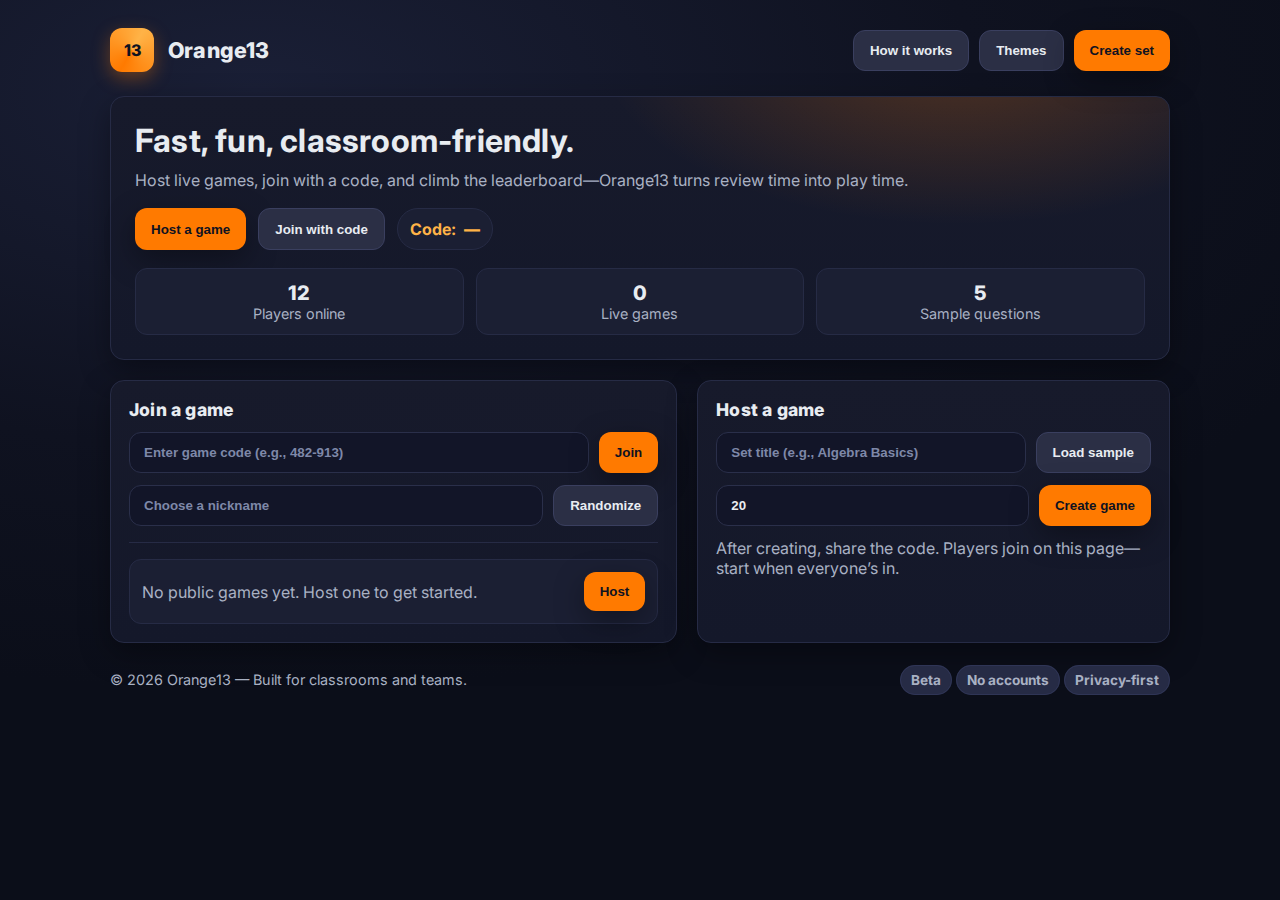
<file: index.html>
<!DOCTYPE html>
<html lang="en">
<head>
  <meta charset="UTF-8" />
  <meta name="viewport" content="width=device-width, initial-scale=1" />
  <title>Orange13 — Play, Host, Learn</title>
  <meta name="description" content="Orange13 is a fast, fun, classroom-friendly quiz game. Host live games, join with a code, and climb the leaderboard." />
  <link rel="preconnect" href="https://fonts.googleapis.com">
  <link rel="preconnect" href="https://fonts.gstatic.com" crossorigin>
  <link
    href="https://fonts.googleapis.com/css2?family=Inter:wght@400;600;700&display=swap"
    rel="stylesheet"
  />
  <style>
    :root {
      --bg: #0f1220;
      --panel: #171a2b;
      --accent: #ff7a00;
      --accent-2: #ffb347;
      --text: #e8ecf1;
      --muted: #a9b1c3;
      --success: #2ecc71;
      --danger: #ff4d4f;
      --warning: #f1c40f;
      --shadow: 0 10px 30px rgba(0,0,0,0.35);
      --radius: 14px;
    }

    * { box-sizing: border-box; }
    html, body {
      height: 100%;
      margin: 0;
      background: radial-gradient(1200px 600px at 20% 10%, #1a1f36 0%, #0f1220 60%, #0b0e19 100%);
      color: var(--text);
      font-family: Inter, system-ui, -apple-system, Segoe UI, Roboto, Helvetica, Arial, "Apple Color Emoji", "Segoe UI Emoji";
    }

    a { color: var(--accent); text-decoration: none; }
    a:hover { text-decoration: underline; }

    .wrap {
      max-width: 1100px;
      margin: 0 auto;
      padding: 28px 20px 80px;
    }

    header {
      display: flex;
      align-items: center;
      justify-content: space-between;
      gap: 16px;
      margin-bottom: 24px;
    }

    .brand {
      display: flex;
      align-items: center;
      gap: 14px;
    }

    .logo {
      width: 44px;
      height: 44px;
      border-radius: 12px;
      background: conic-gradient(from 210deg, #ff7a00, #ffb347, #ff7a00);
      box-shadow: 0 6px 18px rgba(255, 122, 0, 0.35);
      position: relative;
      overflow: hidden;
    }
    .logo::after {
      content: "13";
      position: absolute;
      inset: 0;
      display: grid;
      place-items: center;
      font-weight: 800;
      color: #0f1220;
      text-shadow: none;
    }

    .title {
      font-weight: 800;
      letter-spacing: 0.2px;
      font-size: 1.35rem;
    }

    .nav {
      display: flex;
      gap: 10px;
    }

    .btn {
      appearance: none;
      border: none;
      outline: none;
      cursor: pointer;
      padding: 12px 16px;
      border-radius: 12px;
      font-weight: 700;
      color: #0f1220;
      background: var(--accent);
      box-shadow: var(--shadow);
      transition: transform 0.08s ease, filter 0.2s ease, background 0.2s ease;
    }
    .btn:hover { filter: brightness(1.05); }
    .btn:active { transform: translateY(1px) scale(0.99); }

    .btn.secondary {
      background: #2b2f45;
      color: var(--text);
      box-shadow: none;
      border: 1px solid #3a3f5f;
    }

    .grid {
      display: grid;
      grid-template-columns: 1.2fr 1fr;
      gap: 20px;
    }

    .panel {
      background: linear-gradient(180deg, #171a2b 0%, #14182a 100%);
      border: 1px solid #262b45;
      border-radius: var(--radius);
      box-shadow: var(--shadow);
      padding: 18px;
    }

    .hero {
      padding: 24px;
      border-radius: var(--radius);
      background:
        radial-gradient(600px 300px at 80% -20%, rgba(255, 122, 0, 0.25) 0%, transparent 60%),
        linear-gradient(180deg, #171a2b 0%, #14182a 100%);
      border: 1px solid #262b45;
      box-shadow: var(--shadow);
      margin-bottom: 20px;
    }

    .hero h1 {
      margin: 0 0 10px;
      font-size: 2rem;
      letter-spacing: 0.2px;
    }

    .hero p {
      margin: 0 0 18px;
      color: var(--muted);
    }

    .hero-actions {
      display: flex;
      gap: 12px;
      flex-wrap: wrap;
    }

    .statbar {
      display: grid;
      grid-template-columns: repeat(3, 1fr);
      gap: 12px;
      margin-top: 18px;
    }

    .stat {
      background: #1b1f33;
      border: 1px solid #262b45;
      border-radius: 12px;
      padding: 12px;
      text-align: center;
    }
    .stat .big { font-size: 1.25rem; font-weight: 800; }
    .stat .label { color: var(--muted); font-size: 0.9rem; }

    .section-title {
      font-weight: 800;
      margin: 0 0 12px;
      font-size: 1.1rem;
      letter-spacing: 0.2px;
    }

    .form-row {
      display: grid;
      grid-template-columns: 1fr auto;
      gap: 10px;
      margin-bottom: 12px;
    }

    input[type="text"], input[type="number"] {
      width: 100%;
      padding: 12px 14px;
      border-radius: 12px;
      border: 1px solid #2a2f4a;
      background: #121528;
      color: var(--text);
      font-weight: 600;
      outline: none;
      transition: border 0.2s ease, box-shadow 0.2s ease;
    }
    input::placeholder { color: #7e88a8; }
    input:focus {
      border-color: #3a4064;
      box-shadow: 0 0 0 3px rgba(255, 122, 0, 0.15);
    }

    .code-pill {
      display: inline-flex;
      align-items: center;
      gap: 8px;
      padding: 10px 12px;
      border-radius: 999px;
      background: #1b1f33;
      border: 1px solid #262b45;
      font-weight: 700;
      color: var(--accent-2);
      user-select: none;
    }

    .divider {
      height: 1px;
      background: #262b45;
      margin: 16px 0;
    }

    .list {
      display: grid;
      gap: 10px;
    }

    .list-item {
      display: flex;
      align-items: center;
      justify-content: space-between;
      gap: 12px;
      padding: 12px;
      border-radius: 12px;
      background: #1b1f33;
      border: 1px solid #262b45;
    }

    .badge {
      padding: 6px 10px;
      border-radius: 999px;
      font-size: 0.8rem;
      font-weight: 700;
      background: #262b45;
      color: var(--muted);
      border: 1px solid #2f3556;
    }

    .footer {
      margin-top: 28px;
      color: var(--muted);
      font-size: 0.9rem;
      display: flex;
      align-items: center;
      justify-content: space-between;
      gap: 12px;
    }

    /* Game modal */
    .modal {
      position: fixed;
      inset: 0;
      display: none;
      place-items: center;
      background: rgba(10, 12, 22, 0.65);
      backdrop-filter: blur(4px);
      z-index: 50;
    }
    .modal.open { display: grid; }

    .modal-card {
      width: min(720px, 92vw);
      background: #14182a;
      border: 1px solid #262b45;
      border-radius: 16px;
      box-shadow: var(--shadow);
      overflow: hidden;
    }

    .modal-header {
      display: flex;
      align-items: center;
      justify-content: space-between;
      gap: 12px;
      padding: 14px 16px;
      background: #171a2b;
      border-bottom: 1px solid #262b45;
    }

    .modal-body {
      padding: 16px;
    }

    .close {
      background: transparent;
      color: var(--muted);
      border: 1px solid #2a2f4a;
      padding: 8px 10px;
      border-radius: 10px;
      cursor: pointer;
    }
    .close:hover { color: var(--text); }

    .question {
      background: #1b1f33;
      border: 1px solid #262b45;
      border-radius: 12px;
      padding: 14px;
      margin-bottom: 12px;
    }
    .answers {
      display: grid;
      grid-template-columns: 1fr 1fr;
      gap: 10px;
    }
    .answer {
      background: #121528;
      border: 1px solid #2a2f4a;
      border-radius: 12px;
      padding: 12px;
      cursor: pointer;
      transition: transform 0.08s ease, border 0.2s ease, background 0.2s ease;
    }
    .answer:hover { transform: translateY(-1px); border-color: #3a4064; }
    .answer.correct { border-color: var(--success); background: #143022; }
    .answer.wrong { border-color: var(--danger); background: #2a1416; }

    .leaderboard {
      display: grid;
      gap: 8px;
      margin-top: 12px;
    }
    .lb-row {
      display: grid;
      grid-template-columns: 40px 1fr 80px;
      gap: 10px;
      align-items: center;
      padding: 10px;
      border-radius: 10px;
      background: #1b1f33;
      border: 1px solid #262b45;
    }
    .lb-row.me { border-color: var(--accent); }

    .pill {
      padding: 6px 10px;
      border-radius: 999px;
      background: #262b45;
      color: var(--muted);
      font-weight: 700;
      font-size: 0.85rem;
      border: 1px solid #2f3556;
    }

    @media (max-width: 900px) {
      .grid { grid-template-columns: 1fr; }
      .statbar { grid-template-columns: 1fr 1fr; }
    }
    @media (max-width: 560px) {
      .answers { grid-template-columns: 1fr; }
      .statbar { grid-template-columns: 1fr; }
    }
  </style>
</head>
<body>
  <div class="wrap">
    <header>
      <div class="brand">
        <div class="logo" aria-hidden="true"></div>
        <div class="title">Orange13</div>
      </div>
      <nav class="nav">
        <button class="btn secondary" id="howItWorksBtn">How it works</button>
        <button class="btn secondary" id="themesBtn">Themes</button>
        <button class="btn" id="createSetBtn">Create set</button>
      </nav>
    </header>

    <section class="hero">
      <h1>Fast, fun, classroom-friendly.</h1>
      <p>Host live games, join with a code, and climb the leaderboard—Orange13 turns review time into play time.</p>
      <div class="hero-actions">
        <button class="btn" id="hostGameBtn">Host a game</button>
        <button class="btn secondary" id="joinGameBtn">Join with code</button>
        <span class="code-pill" id="liveCodePill" title="Game code">
          <span>Code:</span>
          <strong id="liveCode">—</strong>
        </span>
      </div>
      <div class="statbar">
        <div class="stat">
          <div class="big" id="statPlayers">0</div>
          <div class="label">Players online</div>
        </div>
        <div class="stat">
          <div class="big" id="statGames">0</div>
          <div class="label">Live games</div>
        </div>
        <div class="stat">
          <div class="big" id="statQuestions">24</div>
          <div class="label">Sample questions</div>
        </div>
      </div>
    </section>

    <div class="grid">
      <div class="panel">
        <h3 class="section-title">Join a game</h3>
        <div class="form-row">
          <input type="text" id="joinCodeInput" placeholder="Enter game code (e.g., 482-913)" />
          <button class="btn" id="joinBtn">Join</button>
        </div>
        <div class="form-row">
          <input type="text" id="nicknameInput" placeholder="Choose a nickname" />
          <button class="btn secondary" id="randomNickBtn">Randomize</button>
        </div>
        <div class="divider"></div>
        <div class="list" id="publicGamesList">
          <!-- Populated by JS -->
        </div>
      </div>

      <div class="panel">
        <h3 class="section-title">Host a game</h3>
        <div class="form-row">
          <input type="text" id="setTitleInput" placeholder="Set title (e.g., Algebra Basics)" />
          <button class="btn secondary" id="loadSampleBtn">Load sample</button>
        </div>
        <div class="form-row">
          <input type="number" id="questionTimeInput" placeholder="Time per question (seconds)" min="5" max="120" value="20" />
          <button class="btn" id="createGameBtn">Create game</button>
        </div>
        <p style="color: var(--muted); margin: 8px 0 0;">
          After creating, share the code. Players join on this page—start when everyone’s in.
        </p>
      </div>
    </div>

    <div class="footer">
      <div>© <span id="year"></span> Orange13 — Built for classrooms and teams.</div>
      <div>
        <span class="pill">Beta</span>
        <span class="pill">No accounts</span>
        <span class="pill">Privacy-first</span>
      </div>
    </div>
  </div>

  <!-- Game modal -->
  <div class="modal" id="gameModal" aria-hidden="true">
    <div class="modal-card" role="dialog" aria-modal="true" aria-labelledby="gameTitle">
      <div class="modal-header">
        <div class="brand">
          <div class="logo" aria-hidden="true"></div>
          <div class="title" id="gameTitle">Orange13 Live Game</div>
        </div>
        <button class="close" id="closeGameBtn">Exit</button>
      </div>
      <div class="modal-body">
        <div id="preGameView">
          <div class="list-item">
            <div>
              <div class="badge">Game code</div>
              <div style="font-weight: 800; font-size: 1.2rem;" id="modalGameCode">—</div>
            </div>
            <button class="btn" id="startGameBtn">Start game</button>
          </div>
          <div class="divider"></div>
          <h4 style="margin: 0 0 10px;">Lobby</h4>
          <div class="list" id="lobbyList"></div>
        </div>

        <div id="liveGameView" style="display:none;">
          <div class="question">
            <div style="display:flex; align-items:center; justify-content:space-between;">
              <div>
                <div class="badge">Question</div>
                <div style="font-weight:800; font-size:1.1rem;" id="qText">—</div>
              </div>
              <div class="pill" id="timerPill">20s</div>
            </div>
          </div>
          <div class="answers" id="answersGrid"></div>
          <div class="divider"></div>
          <h4 style="margin: 0 0 10px;">Leaderboard</h4>
          <div class="leaderboard" id="leaderboard"></div>
        </div>

        <div id="postGameView" style="display:none;">
          <h3 style="margin: 0 0 8px;">Game over</h3>
          <p style="color: var(--muted); margin: 0 0 12px;">Nice run. Here are the final standings.</p>
          <div class="leaderboard" id="finalBoard"></div>
          <div style="display:flex; gap:10px; margin-top:12px;">
            <button class="btn" id="playAgainBtn">Play again</button>
            <button class="btn secondary" id="closeSummaryBtn">Close</button>
          </div>
        </div>
      </div>
    </div>
  </div>

  <script>
    // --- Basic state (client-side demo; replace with real backend later) ---
    const state = {
      playersOnline: 0,
      liveGames: [],
      myNickname: "",
      myGameCode: null,
      currentSet: [],
      hostMode: false,
      lobby: [],
      scores: {},
      currentQIndex: 0,
      timePerQuestion: 20,
      timer: null,
      meId: null,
    };

    const sampleSet = [
      {
        q: "Which property is true for all parallelograms?",
        a: ["Opposite sides are parallel", "All angles are right angles", "All sides are equal", "Diagonals are perpendicular"],
        correct: 0
      },
      {
        q: "Solve: \\(2x + 6 = 18\\). What is \\(x\\)?",
        a: ["6", "5", "4", "3"],
        correct: 0
      },
      {
        q: "The capital of South Carolina is…",
        a: ["Greenville", "Columbia", "Charleston", "Spartanburg"],
        correct: 1
      },
      {
        q: "Which is a prime number?",
        a: ["21", "27", "29", "33"],
        correct: 2
      },
      {
        q: "In computing, HTTP stands for…",
        a: ["HyperText Transfer Protocol", "High Transfer Text Protocol", "Hyperlink Transport Protocol", "Host Transfer Type Protocol"],
        correct: 0
      }
    ];

    // --- Utilities ---
    const $ = (sel) => document.querySelector(sel);
    const $$ = (sel) => Array.from(document.querySelectorAll(sel));

    const randomCode = () =>
      `${Math.floor(100 + Math.random()*900)}-${Math.floor(100 + Math.random()*900)}`;

    const randomNick = () => {
      const adj = ["Swift", "Bright", "Clever", "Brave", "Lucky", "Zesty", "Chill", "Nimble", "Sunny", "Witty"];
      const animal = ["Fox", "Panda", "Otter", "Hawk", "Koala", "Tiger", "Dolphin", "Lynx", "Robin", "Wolf"];
      return `${adj[Math.floor(Math.random()*adj.length)]}${animal[Math.floor(Math.random()*animal.length)]}${Math.floor(Math.random()*90)+10}`;
    };

    const renderStats = () => {
      $("#statPlayers").textContent = state.playersOnline;
      $("#statGames").textContent = state.liveGames.length;
      $("#statQuestions").textContent = state.currentSet.length || sampleSet.length;
    };

    const renderPublicGames = () => {
      const list = $("#publicGamesList");
      list.innerHTML = "";
      if (state.liveGames.length === 0) {
        const empty = document.createElement("div");
        empty.className = "list-item";
        empty.innerHTML = `
          <div style="color: var(--muted);">No public games yet. Host one to get started.</div>
          <button class="btn" id="hostInlineBtn">Host</button>
        `;
        list.appendChild(empty);
        $("#hostInlineBtn").onclick = () => $("#hostGameBtn").click();
        return;
      }
      state.liveGames.forEach(g => {
        const row = document.createElement("div");
        row.className = "list-item";
        row.innerHTML = `
          <div>
            <div style="font-weight:800;">${g.title}</div>
            <div style="color: var(--muted);">Code: ${g.code} • Players: ${g.players.length}</div>
          </div>
          <button class="btn secondary">Join</button>
        `;
        row.querySelector("button").onclick = () => {
          $("#joinCodeInput").value = g.code;
          $("#joinBtn").click();
        };
        list.appendChild(row);
      });
    };

    const setYear = () => { $("#year").textContent = new Date().getFullYear(); };

    // --- Modal controls ---
    const openModal = () => {
      $("#gameModal").classList.add("open");
      $("#gameModal").setAttribute("aria-hidden", "false");
    };
    const closeModal = () => {
      $("#gameModal").classList.remove("open");
      $("#gameModal").setAttribute("aria-hidden", "true");
      stopTimer();
      showView("pre");
    };

    const showView = (which) => {
      const pre = $("#preGameView");
      const live = $("#liveGameView");
      const post = $("#postGameView");
      pre.style.display = which === "pre" ? "block" : "none";
      live.style.display = which === "live" ? "block" : "none";
      post.style.display = which === "post" ? "block" : "none";
    };

    // --- Lobby & game flow ---
    const createGame = () => {
      const title = $("#setTitleInput").value.trim() || "Orange13 Sample Set";
      const code = randomCode();
      state.hostMode = true;
      state.myGameCode = code;
      state.currentSet = state.currentSet.length ? state.currentSet : sampleSet.slice();
      state.lobby = [];
      state.scores = {};
      state.currentQIndex = 0;
      state.timePerQuestion = Math.max(5, Math.min(120, Number($("#questionTimeInput").value) || 20));

      const game = { code, title, players: [], public: true };
      state.liveGames.push(game);

      $("#liveCode").textContent = code;
      $("#modalGameCode").textContent = code;
      $("#gameTitle").textContent = `Orange13 — ${title}`;
      renderPublicGames();
      renderStats();
      renderLobby();
      openModal();
      showView("pre");
    };

    const renderLobby = () => {
      const list = $("#lobbyList");
      list.innerHTML = "";
      if (state.lobby.length === 0) {
        const empty = document.createElement("div");
        empty.className = "list-item";
        empty.innerHTML = `<div style="color: var(--muted);">Waiting for players… share the code above.</div>`;
        list.appendChild(empty);
        return;
      }
      state.lobby.forEach((p, i) => {
        const row = document.createElement("div");
        row.className = "list-item";
        row.innerHTML = `
          <div style="display:flex; align-items:center; gap:10px;">
            <span class="badge">#${i+1}</span>
            <strong>${p.name}</strong>
          </div>
          <span class="pill">Ready</span>
        `;
        list.appendChild(row);
      });
    };

    const joinGame = () => {
      const code = $("#joinCodeInput").value.trim();
      const nick = ($("#nicknameInput").value.trim() || randomNick()).slice(0, 18);
      if (!code || !/^\d{3}-\d{3}$/.test(code)) {
        alert("Enter a valid game code (e.g., 482-913).");
        return;
      }
      const game = state.liveGames.find(g => g.code === code);
      if (!game) {
        alert("No game found with that code.");
        return;
      }
      state.myNickname = nick;
      state.meId = `p_${Math.random().toString(36).slice(2, 8)}`;
      state.playersOnline += 1;

      game.players.push({ id: state.meId, name: nick });
      state.lobby.push({ id: state.meId, name: nick });
      state.scores[state.meId] = 0;

      $("#nicknameInput").value = nick;
      $("#liveCode").textContent = code;
      $("#modalGameCode").textContent = code;
      renderStats();
      renderLobby();
      openModal();
      showView("pre");
    };

    const startGame = () => {
      if (state.currentSet.length === 0) return;
      state.currentQIndex = 0;
      showView("live");
      renderQuestion();
      startTimer();
    };

    const renderQuestion = () => {
      const q = state.currentSet[state.currentQIndex];
      $("#qText").textContent = q.q;
      const grid = $("#answersGrid");
      grid.innerHTML = "";
      q.a.forEach((text, idx) => {
        const btn = document.createElement("button");
        btn.className = "answer";
        btn.textContent = text;
        btn.onclick = () => handleAnswer(idx);
        grid.appendChild(btn);
      });
      renderLeaderboard();
    };

    const handleAnswer = (idx) => {
      const q = state.currentSet[state.currentQIndex];
      const buttons = $$("#answersGrid .answer");
      buttons.forEach((b, i) => {
        b.disabled = true;
        if (i === q.correct) b.classList.add("correct");
        else if (i === idx) b.classList.add("wrong");
      });
      // Award points (simple demo: +100 for correct)
      if (idx === q.correct && state.meId) {
        state.scores[state.meId] = (state.scores[state.meId] || 0) + 100;
      }
      renderLeaderboard();
      // Proceed to next after short delay
      setTimeout(nextQuestion, 900);
    };

    const nextQuestion = () => {
      stopTimer();
      state.currentQIndex += 1;
      if (state.currentQIndex >= state.currentSet.length) {
        showView("post");
        renderFinalBoard();
        return;
      }
      renderQuestion();
      startTimer();
    };

    const startTimer = () => {
      let t = state.timePerQuestion;
      $("#timerPill").textContent = `${t}s`;
      stopTimer();
      state.timer = setInterval(() => {
        t -= 1;
        $("#timerPill").textContent = `${t}s`;
        if (t <= 0) {
          nextQuestion();
        }
      }, 1000);
    };

    const stopTimer = () => {
      if (state.timer) {
        clearInterval(state.timer);
        state.timer = null;
      }
    };

    const renderLeaderboard = () => {
      const lb = $("#leaderboard");
      lb.innerHTML = "";
      const rows = Object.entries(state.scores)
        .map(([id, score]) => {
          const name = (state.lobby.find(p => p.id === id) || {}).name || "Player";
          return { id, name, score };
        })
        .sort((a, b) => b.score - a.score);

      rows.forEach((r, i) => {
        const row = document.createElement("div");
        row.className = "lb-row" + (r.id === state.meId ? " me" : "");
        row.innerHTML = `
          <div class="badge">${i+1}</div>
          <div style="font-weight:700;">${r.name}</div>
          <div style="text-align:right; font-weight:800;">${r.score}</div>
        `;
        lb.appendChild(row);
      });
    };

    const renderFinalBoard = () => {
      const fb = $("#finalBoard");
      fb.innerHTML = "";
      const rows = Object.entries(state.scores)
        .map(([id, score]) => {
          const name = (state.lobby.find(p => p.id === id) || {}).name || "Player";
          return { id, name, score };
        })
        .sort((a, b) => b.score - a.score);

      rows.forEach((r, i) => {
        const row = document.createElement("div");
        row.className = "lb-row" + (r.id === state.meId ? " me" : "");
        row.innerHTML = `
          <div class="badge">${i+1}</div>
          <div style="font-weight:700;">${r.name}</div>
          <div style="text-align:right; font-weight:800;">${r.score}</div>
        `;
        fb.appendChild(row);
      });
    };

    // --- Event bindings ---
    $("#hostGameBtn").onclick = createGame;
    $("#createGameBtn").onclick = createGame;
    $("#joinGameBtn").onclick = () => $("#joinCodeInput").focus();
    $("#joinBtn").onclick = joinGame;
    $("#randomNickBtn").onclick = () => {
      const nick = randomNick();
      $("#nicknameInput").value = nick;
      state.myNickname = nick;
    };
    $("#loadSampleBtn").onclick = () => {
      state.currentSet = sampleSet.slice();
      renderStats();
      alert("Sample set loaded.");
    };
    $("#startGameBtn").onclick = startGame;
    $("#closeGameBtn").onclick = closeModal;
    $("#closeSummaryBtn").onclick = closeModal;
    $("#playAgainBtn").onclick = () => {
      showView("pre");
      renderLobby();
    };

    $("#howItWorksBtn").onclick = () => {
      alert("Host a game to get a code. Players join with the code. Answer questions, earn points, and top the leaderboard.");
    };
    $("#themesBtn").onclick = () => {
      alert("Themes coming soon—classroom, arcade, and chill modes.");
    };
    $("#createSetBtn").onclick = () => {
      alert("Set builder is in progress. For now, use the sample set or paste questions in code.");
    };

    // --- Init ---
    setYear();
    // Simulate presence
    state.playersOnline = Math.floor(3 + Math.random()*12);
    renderStats();
    renderPublicGames();
  </script>
</body>
</html>
</file>
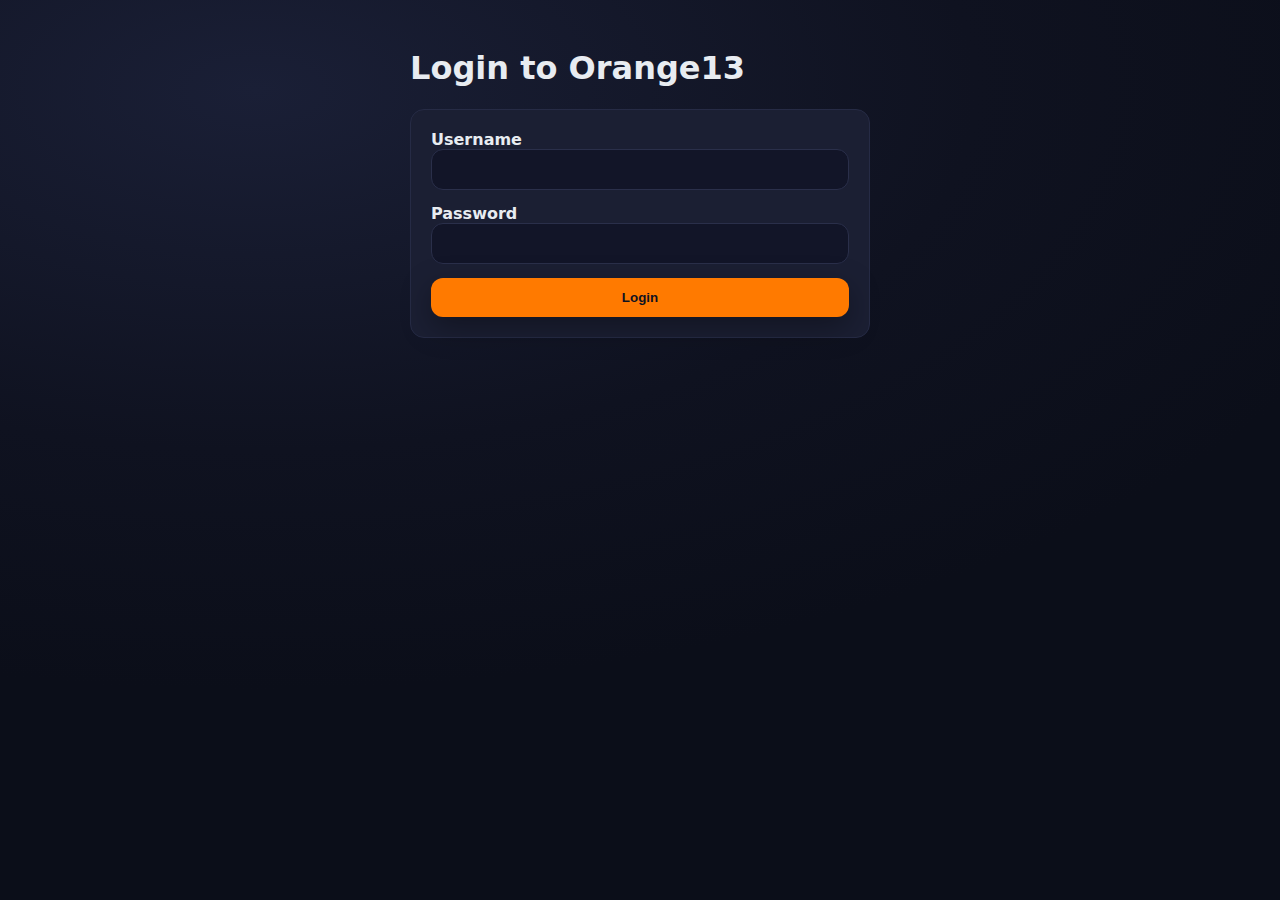
<file: login.html>
<!DOCTYPE html>
<html lang="en">
<head>
  <meta charset="UTF-8" />
  <meta name="viewport" content="width=device-width, initial-scale=1" />
  <title>Orange13 Login</title>
  <link rel="stylesheet" href="style.css" />
  <style>
    .login-wrap {
      max-width: 500px;
      margin: 0 auto;
      padding: 28px 20px;
    }
    form {
      display: grid;
      gap: 14px;
      background: #1b1f33;
      border: 1px solid #262b45;
      border-radius: 14px;
      padding: 20px;
    }
    label {
      font-weight: 600;
    }
    input {
      width: 100%;
      padding: 12px 14px;
      border-radius: 12px;
      border: 1px solid #2a2f4a;
      background: #121528;
      color: var(--text);
    }
    .btn {
      width: 100%;
    }
    .message {
      margin-top: 16px;
      font-weight: 700;
      text-align: center;
    }
  </style>
</head>
<body>
  <div class="login-wrap">
    <h1>Login to Orange13</h1>
    <form id="loginForm">
      <div>
        <label for="username">Username</label>
        <input type="text" id="username" required />
      </div>
      <div>
        <label for="password">Password</label>
        <input type="password" id="password" required />
      </div>
      <button type="submit" class="btn">Login</button>
    </form>
    <div class="message" id="message"></div>
  </div>

  <script>
    const form = document.getElementById("loginForm");
    const message = document.getElementById("message");

    form.addEventListener("submit", (e) => {
      e.preventDefault();
      const username = document.getElementById("username").value.trim();
      const password = document.getElementById("password").value;

      const accountJSON = localStorage.getItem("orange13_account");
      if (!accountJSON) {
        message.textContent = "No account found. Please sign up first.";
        message.style.color = "var(--danger)";
        return;
      }

      const account = JSON.parse(accountJSON);
      if (account.username === username && account.password === password) {
        message.textContent = "Login successful! Welcome, " + account.username + ".";
        message.style.color = "var(--success)";
        // Example: redirect to index.html
        // window.location.href = "index.html";
      } else {
        message.textContent = "Invalid username or password.";
        message.style.color = "var(--danger)";
      }
    });
  </script>
</body>
</html>
</file>
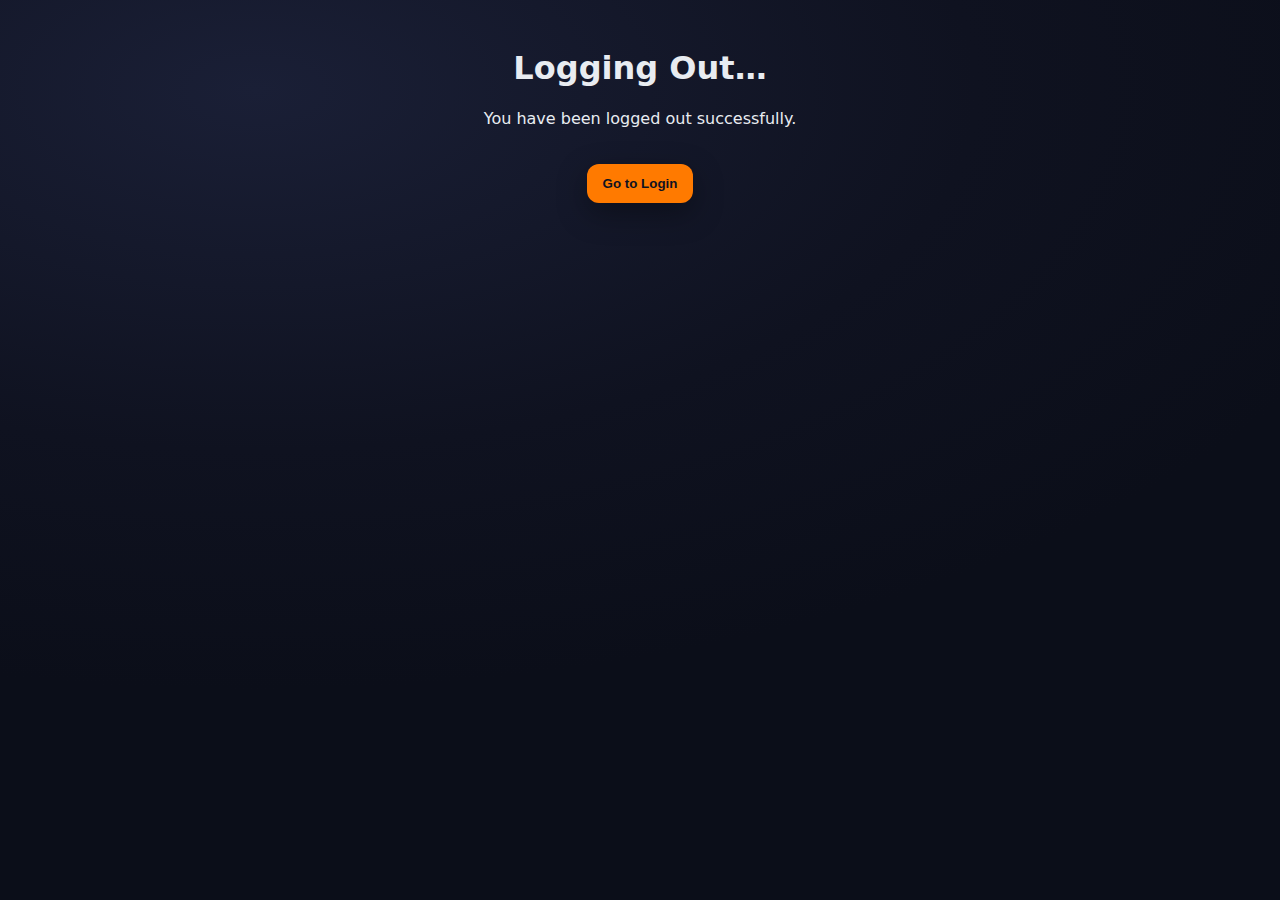
<file: logout.html>
<!DOCTYPE html>
<html lang="en">
<head>
  <meta charset="UTF-8" />
  <meta name="viewport" content="width=device-width, initial-scale=1" />
  <title>Orange13 Logout</title>
  <link rel="stylesheet" href="style.css" />
  <style>
    .logout-wrap {
      max-width: 500px;
      margin: 0 auto;
      padding: 28px 20px;
      text-align: center;
    }
    .btn {
      margin-top: 20px;
    }
  </style>
</head>
<body>
  <div class="logout-wrap">
    <h1>Logging Out…</h1>
    <p id="status">Please wait while we clear your session.</p>
    <button class="btn" id="goLoginBtn" style="display:none;">Go to Login</button>
  </div>

  <script>
    // Clear account info
    localStorage.removeItem("orange13_account");

    // Show confirmation
    const status = document.getElementById("status");
    const goLoginBtn = document.getElementById("goLoginBtn");

    status.textContent = "You have been logged out successfully.";
    goLoginBtn.style.display = "inline-block";

    goLoginBtn.addEventListener("click", () => {
      window.location.href = "login.html";
    });
  </script>
</body>
</html>
</file>
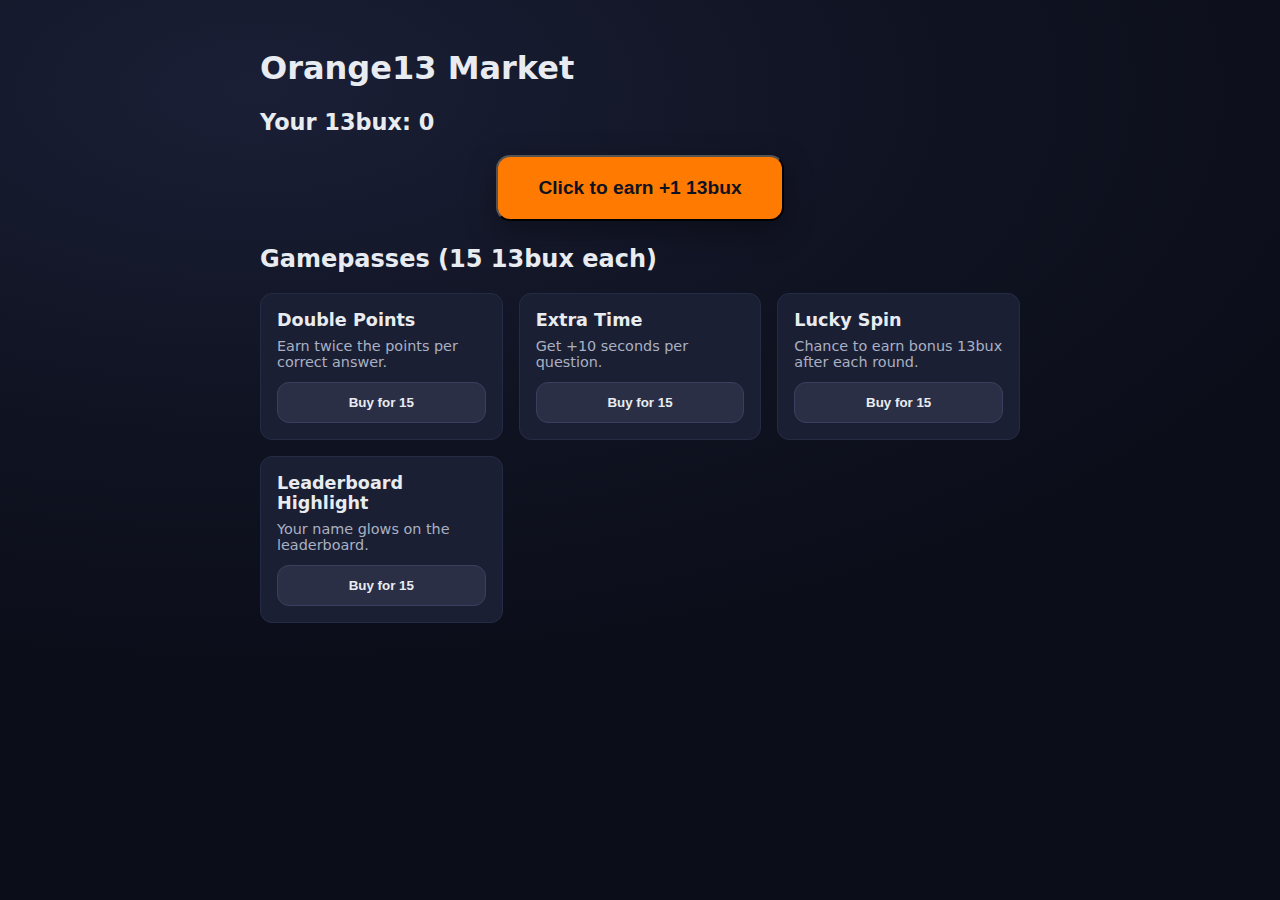
<file: market.html>
<!DOCTYPE html>
<html lang="en">
<head>
  <meta charset="UTF-8" />
  <meta name="viewport" content="width=device-width, initial-scale=1" />
  <title>Orange13 Market</title>
  <link rel="stylesheet" href="style.css" />
  <style>
    .market-wrap {
      max-width: 800px;
      margin: 0 auto;
      padding: 28px 20px;
    }
    .currency {
      font-size: 1.4rem;
      font-weight: 800;
      margin-bottom: 20px;
    }
    .clicker {
      display: block;
      margin: 0 auto 24px;
      padding: 20px 40px;
      font-size: 1.2rem;
      font-weight: 700;
      border-radius: 14px;
      background: var(--accent);
      color: #0f1220;
      box-shadow: var(--shadow);
      cursor: pointer;
      transition: transform 0.1s ease;
    }
    .clicker:active { transform: scale(0.97); }
    .shop {
      display: grid;
      grid-template-columns: repeat(auto-fill, minmax(220px, 1fr));
      gap: 16px;
    }
    .item {
      background: #1b1f33;
      border: 1px solid #262b45;
      border-radius: 12px;
      padding: 16px;
      display: flex;
      flex-direction: column;
      justify-content: space-between;
    }
    .item h3 {
      margin: 0 0 8px;
      font-size: 1.1rem;
    }
    .item p {
      margin: 0 0 12px;
      color: var(--muted);
      font-size: 0.9rem;
    }
    .item button {
      margin-top: auto;
    }
    .owned {
      background: var(--success) !important;
      color: #fff !important;
    }
  </style>
</head>
<body>
  <div class="market-wrap">
    <h1>Orange13 Market</h1>
    <div class="currency">Your 13bux: <span id="bux">0</span></div>
    <button class="clicker" id="clickerBtn">Click to earn +1 13bux</button>

    <h2>Gamepasses (15 13bux each)</h2>
    <div class="shop">
      <div class="item">
        <h3>Double Points</h3>
        <p>Earn twice the points per correct answer.</p>
        <button class="btn secondary buyBtn">Buy for 15</button>
      </div>
      <div class="item">
        <h3>Extra Time</h3>
        <p>Get +10 seconds per question.</p>
        <button class="btn secondary buyBtn">Buy for 15</button>
      </div>
      <div class="item">
        <h3>Lucky Spin</h3>
        <p>Chance to earn bonus 13bux after each round.</p>
        <button class="btn secondary buyBtn">Buy for 15</button>
      </div>
      <div class="item">
        <h3>Leaderboard Highlight</h3>
        <p>Your name glows on the leaderboard.</p>
        <button class="btn secondary buyBtn">Buy for 15</button>
      </div>
    </div>
  </div>

  <script>
    let bux = 0;

    const buxSpan = document.getElementById("bux");
    const clickerBtn = document.getElementById("clickerBtn");
    const buyBtns = document.querySelectorAll(".buyBtn");

    clickerBtn.addEventListener("click", () => {
      bux++;
      buxSpan.textContent = bux;
    });

    buyBtns.forEach(btn => {
      btn.addEventListener("click", () => {
        if (bux >= 15 && !btn.classList.contains("owned")) {
          bux -= 15;
          buxSpan.textContent = bux;
          btn.textContent = "Owned";
          btn.classList.add("owned");
          btn.disabled = true;
        } else if (btn.classList.contains("owned")) {
          alert("You already own this gamepass!");
        } else {
          alert("Not enough 13bux!");
        }
      });
    });
  </script>
</body>
</html>
</file>
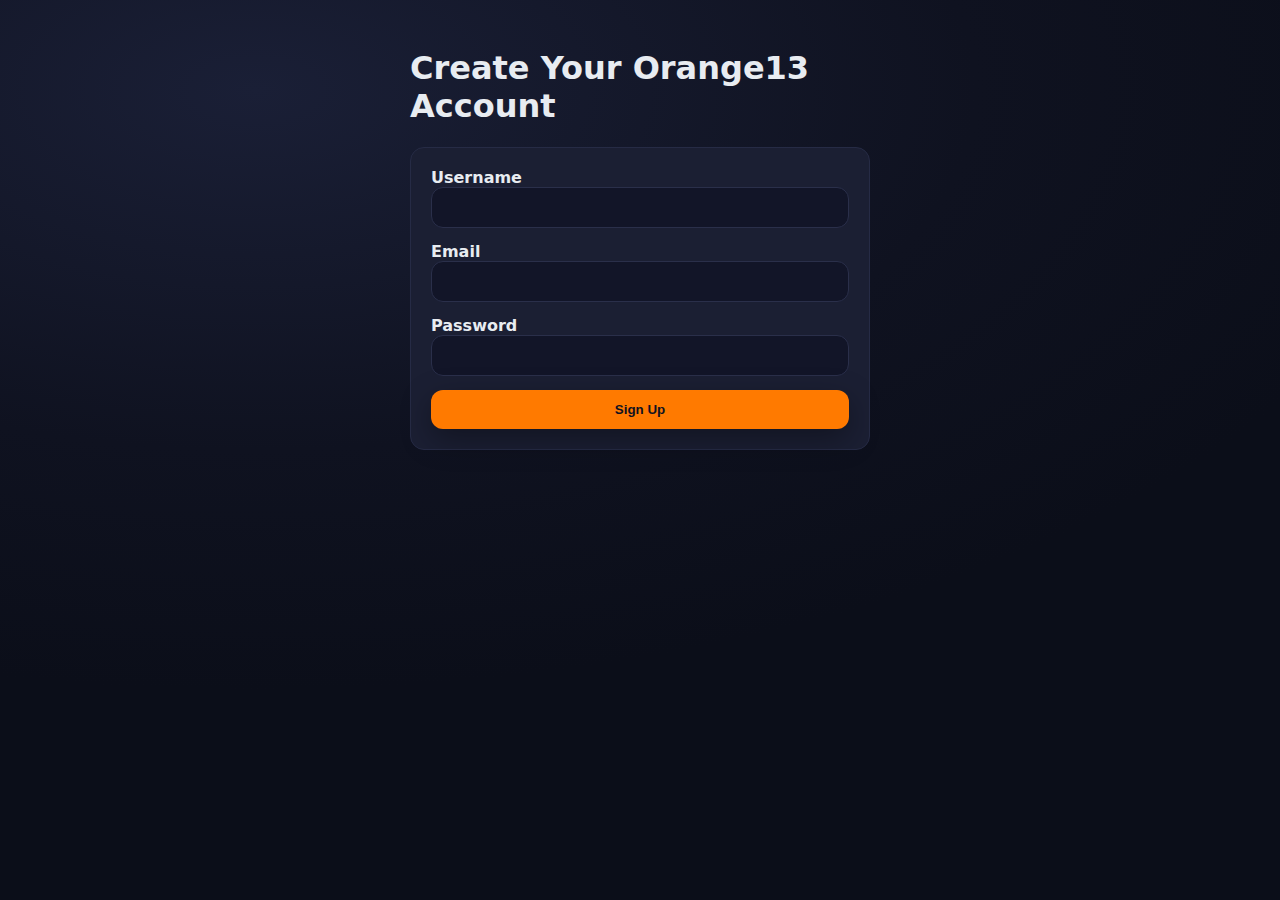
<file: signup.html>
<!DOCTYPE html>
<html lang="en">
<head>
  <meta charset="UTF-8" />
  <meta name="viewport" content="width=device-width, initial-scale=1" />
  <title>Orange13 Signup</title>
  <link rel="stylesheet" href="style.css" />
  <style>
    .signup-wrap {
      max-width: 500px;
      margin: 0 auto;
      padding: 28px 20px;
    }
    form {
      display: grid;
      gap: 14px;
      background: #1b1f33;
      border: 1px solid #262b45;
      border-radius: 14px;
      padding: 20px;
    }
    label {
      font-weight: 600;
    }
    input {
      width: 100%;
      padding: 12px 14px;
      border-radius: 12px;
      border: 1px solid #2a2f4a;
      background: #121528;
      color: var(--text);
    }
    .btn {
      width: 100%;
    }
    .message {
      margin-top: 16px;
      font-weight: 700;
      text-align: center;
    }
  </style>
</head>
<body>
  <div class="signup-wrap">
    <h1>Create Your Orange13 Account</h1>
    <form id="signupForm">
      <div>
        <label for="username">Username</label>
        <input type="text" id="username" required />
      </div>
      <div>
        <label for="email">Email</label>
        <input type="email" id="email" required />
      </div>
      <div>
        <label for="password">Password</label>
        <input type="password" id="password" required />
      </div>
      <button type="submit" class="btn">Sign Up</button>
    </form>
    <div class="message" id="message"></div>
  </div>

  <script>
    const form = document.getElementById("signupForm");
    const message = document.getElementById("message");

    form.addEventListener("submit", (e) => {
      e.preventDefault();
      const username = document.getElementById("username").value.trim();
      const email = document.getElementById("email").value.trim();
      const password = document.getElementById("password").value;

      if (!username || !email || !password) {
        message.textContent = "Please fill out all fields.";
        message.style.color = "var(--danger)";
        return;
      }

      // Save account info locally (demo only!)
      const account = { username, email, password };
      localStorage.setItem("orange13_account", JSON.stringify(account));

      message.textContent = "Account created successfully!";
      message.style.color = "var(--success)";
      form.reset();
    });
  </script>
</body>
</html>
</file>
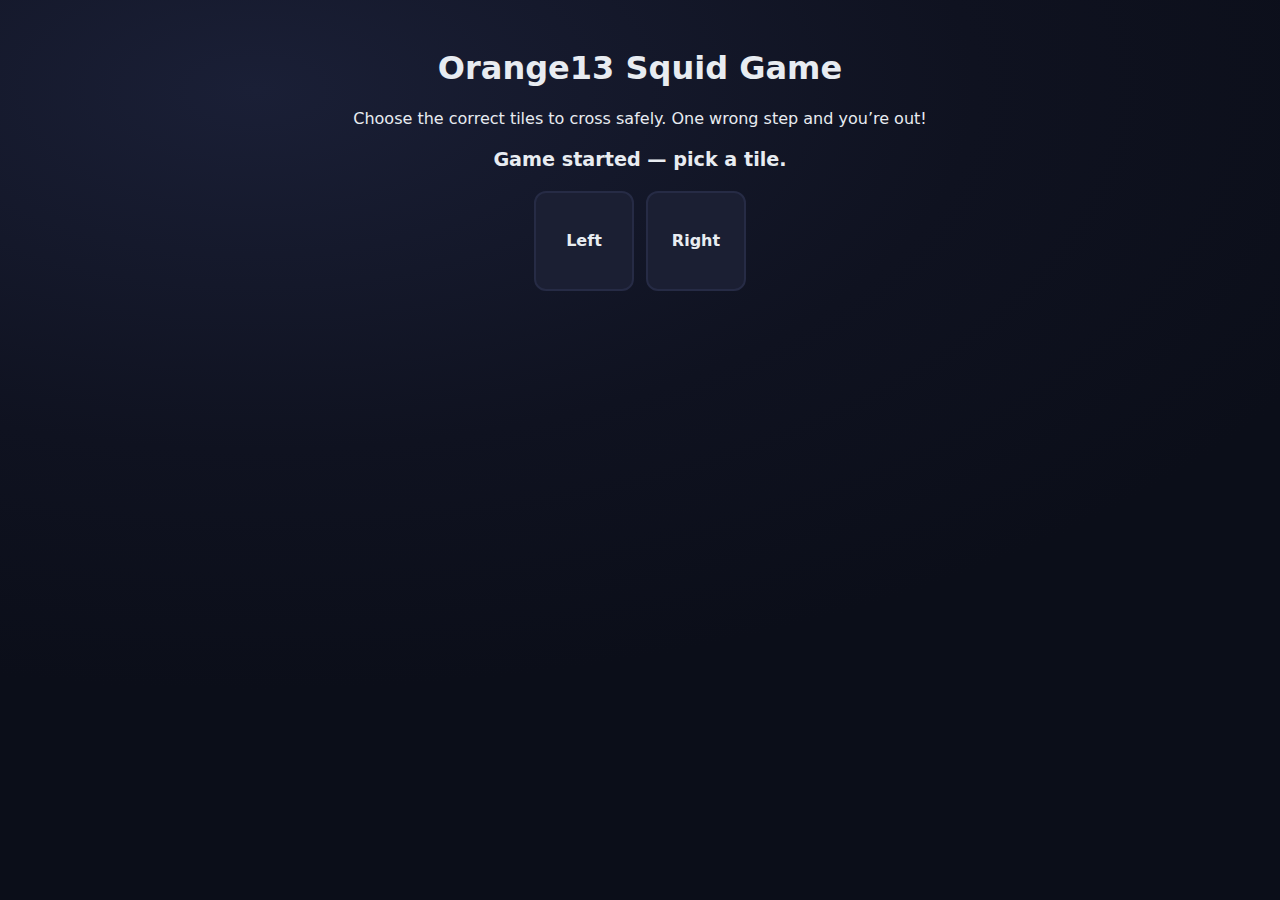
<file: squidgame.html>
<!DOCTYPE html>
<html lang="en">
<head>
  <meta charset="UTF-8" />
  <meta name="viewport" content="width=device-width, initial-scale=1" />
  <title>Orange13 Squid Game</title>
  <link rel="stylesheet" href="style.css" />
  <style>
    .game-wrap {
      max-width: 700px;
      margin: 0 auto;
      padding: 28px 20px;
      text-align: center;
    }
    .status {
      font-size: 1.2rem;
      font-weight: 700;
      margin: 20px 0;
    }
    .arena {
      display: flex;
      justify-content: center;
      gap: 12px;
      margin: 20px 0;
    }
    .tile {
      width: 100px;
      height: 100px;
      border-radius: 12px;
      background: #1b1f33;
      border: 2px solid #262b45;
      display: flex;
      align-items: center;
      justify-content: center;
      font-weight: 700;
      cursor: pointer;
      transition: transform 0.1s ease;
    }
    .tile:hover { transform: scale(1.05); }
    .safe { background: #2ecc71 !important; color: #fff; }
    .dead { background: #ff4d4f !important; color: #fff; }
    .btn {
      margin-top: 20px;
    }
  </style>
</head>
<body>
  <div class="game-wrap">
    <h1>Orange13 Squid Game</h1>
    <p>Choose the correct tiles to cross safely. One wrong step and you’re out!</p>
    <div class="status" id="status">Game started — pick a tile.</div>
    <div class="arena" id="arena"></div>
    <button class="btn" id="restartBtn" style="display:none;">Restart</button>
  </div>

  <script>
    const arena = document.getElementById("arena");
    const status = document.getElementById("status");
    const restartBtn = document.getElementById("restartBtn");

    let path = [];
    let step = 0;
    let gameOver = false;

    function generatePath() {
      // Random safe tile sequence (left/right choices)
      path = [];
      for (let i = 0; i < 5; i++) {
        path.push(Math.random() < 0.5 ? 0 : 1); // 0 = left, 1 = right
      }
    }

    function renderArena() {
      arena.innerHTML = "";
      for (let i = 0; i < 2; i++) {
        const tile = document.createElement("div");
        tile.className = "tile";
        tile.textContent = i === 0 ? "Left" : "Right";
        tile.onclick = () => chooseTile(i);
        arena.appendChild(tile);
      }
    }

    function chooseTile(choice) {
      if (gameOver) return;
      const tiles = document.querySelectorAll(".tile");
      if (choice === path[step]) {
        tiles[choice].classList.add("safe");
        status.textContent = "Safe! Move to step " + (step + 2);
        step++;
        if (step >= path.length) {
          status.textContent = "🎉 You crossed safely! You win!";
          gameOver = true;
          restartBtn.style.display = "inline-block";
        }
      } else {
        tiles[choice].classList.add("dead");
        status.textContent = "💀 Wrong tile! Game over.";
        gameOver = true;
        restartBtn.style.display = "inline-block";
      }
    }

    function restartGame() {
      step = 0;
      gameOver = false;
      generatePath();
      renderArena();
      status.textContent = "Game restarted — pick a tile.";
      restartBtn.style.display = "none";
    }

    restartBtn.onclick = restartGame;

    // Init
    generatePath();
    renderArena();
  </script>
</body>
</html>
</file>
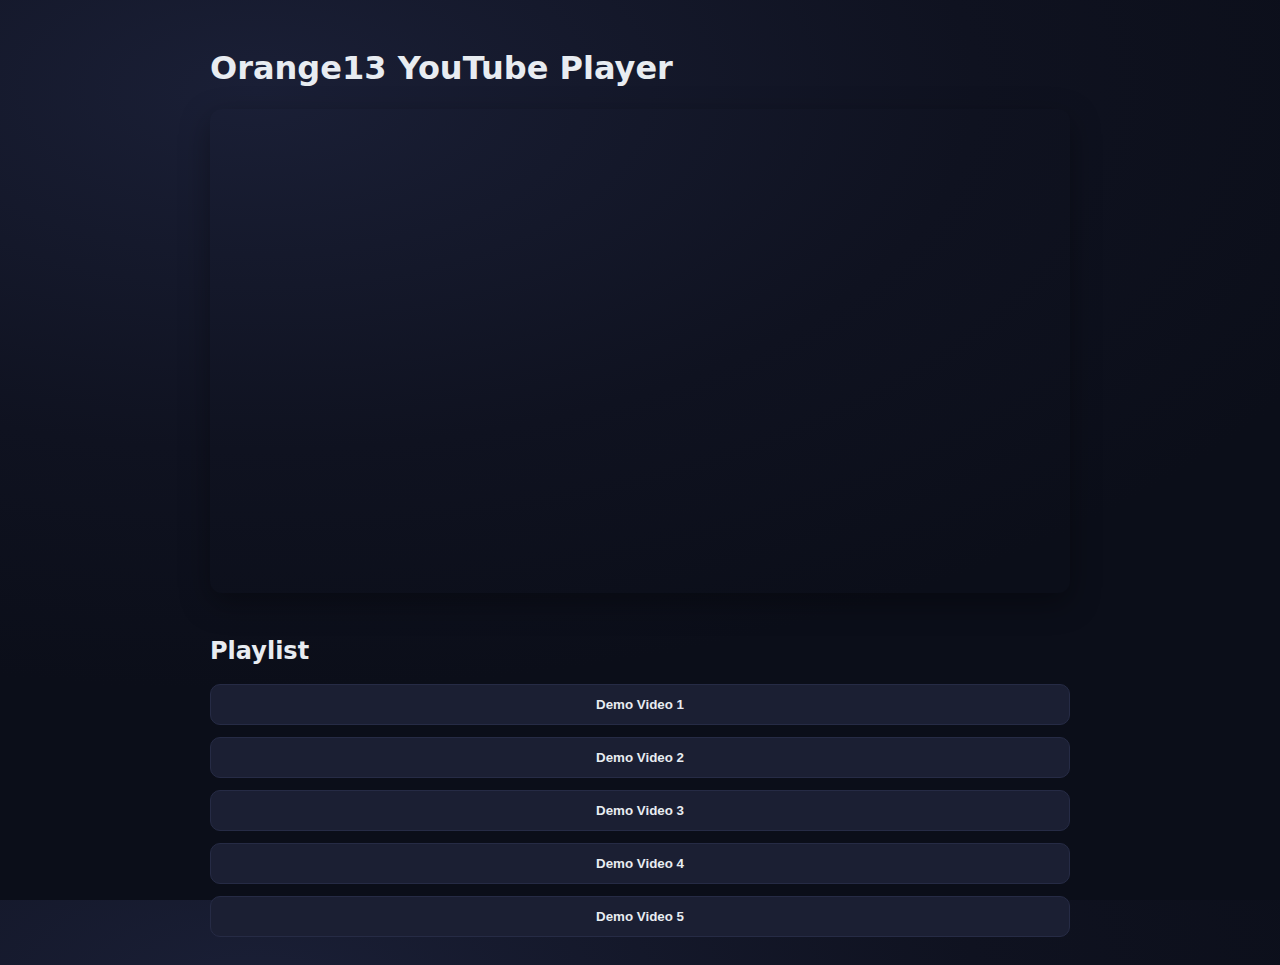
<file: youtube.html>
<!DOCTYPE html>
<html lang="en">
<head>
  <meta charset="UTF-8" />
  <meta name="viewport" content="width=device-width, initial-scale=1" />
  <title>Orange13 YouTube</title>
  <link rel="stylesheet" href="style.css" />
  <style>
    .yt-wrap {
      max-width: 900px;
      margin: 0 auto;
      padding: 28px 20px;
    }
    .video-frame {
      width: 100%;
      aspect-ratio: 16 / 9;
      border: none;
      border-radius: 12px;
      box-shadow: var(--shadow);
      margin-bottom: 20px;
    }
    .playlist {
      display: grid;
      gap: 12px;
    }
    .playlist button {
      padding: 12px;
      border-radius: 10px;
      border: 1px solid #262b45;
      background: #1b1f33;
      color: var(--text);
      font-weight: 600;
      cursor: pointer;
      transition: background 0.2s ease;
    }
    .playlist button:hover {
      background: var(--accent);
      color: #0f1220;
    }
  </style>
</head>
<body>
  <div class="yt-wrap">
    <h1>Orange13 YouTube Player</h1>
    <iframe id="ytFrame" class="video-frame"
      src="https://www.youtube.com/embed/dQw4w9WgXcQ"
      allowfullscreen></iframe>

    <h2>Playlist</h2>
    <div class="playlist">
      <button onclick="loadVideo('dQw4w9WgXcQ')">Demo Video 1</button>
      <button onclick="loadVideo('9bZkp7q19f0')">Demo Video 2</button>
      <button onclick="loadVideo('3JZ_D3ELwOQ')">Demo Video 3</button>
      <button onclick="loadVideo('T4E_UJJ4FZM')">Demo Video 4</button>
      <button onclick="loadVideo('Iqxhm7i_0jE')">Demo Video 5</button>
    </div>
  </div>

  <script>
    function loadVideo(id) {
      const frame = document.getElementById("ytFrame");
      frame.src = "https://www.youtube.com/embed/" + id;
    }
  </script>
</body>
</html>
</file>
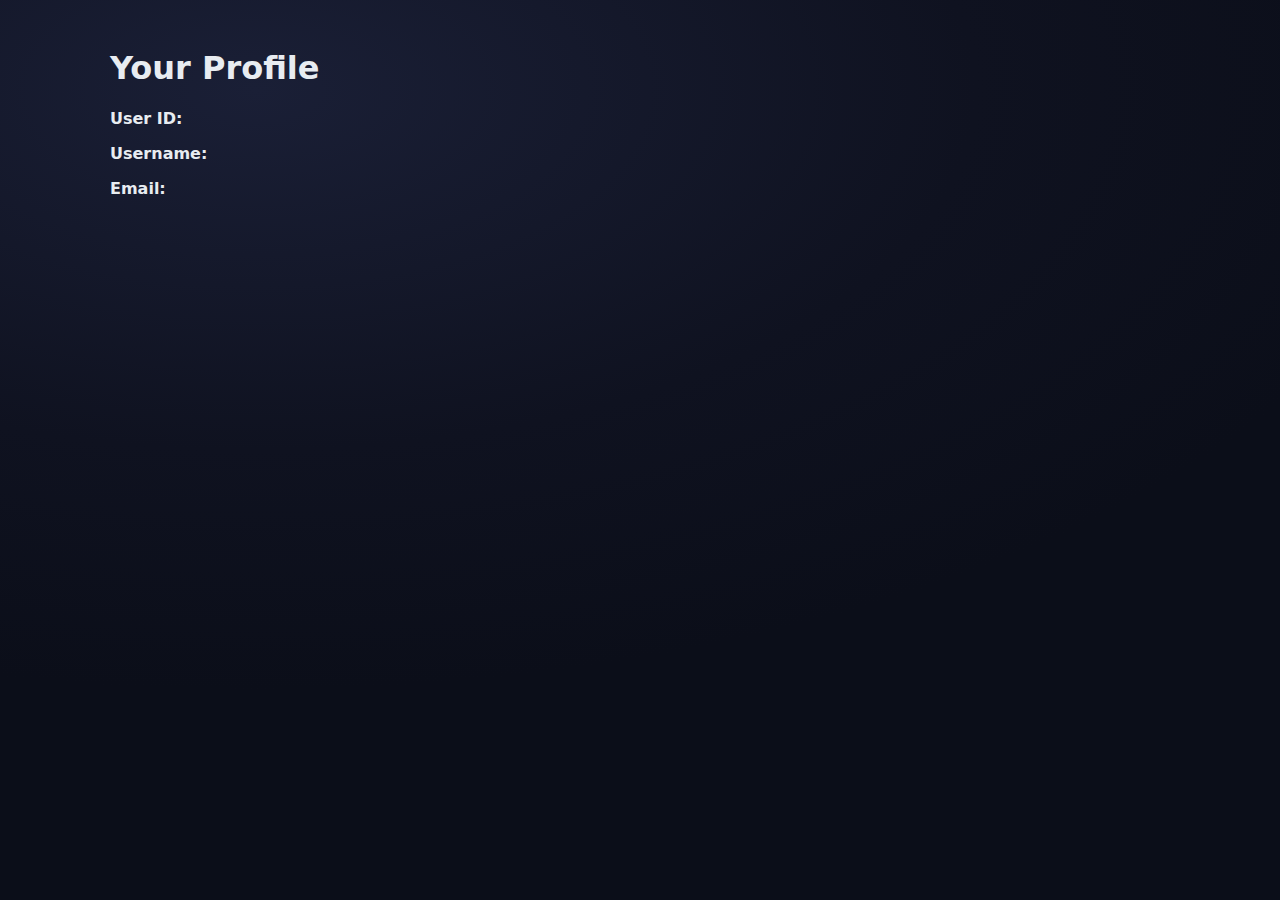
<file: users/<userid>/profile.html>
<!DOCTYPE html>
<html lang="en">
<head>
  <meta charset="UTF-8" />
  <title>User Profile</title>
  <link rel="stylesheet" href="../../style.css" />
</head>
<body>
  <div class="wrap">
    <h1>Your Profile</h1>
    <p><strong>User ID:</strong> <span id="uid"></span></p>
    <p><strong>Username:</strong> <span id="uname"></span></p>
    <p><strong>Email:</strong> <span id="uemail"></span></p>
  </div>

  <script>
    const accountJSON = localStorage.getItem("orange13_account");
    if (accountJSON) {
      const account = JSON.parse(accountJSON);
      document.getElementById("uid").textContent = account.userId;
      document.getElementById("uname").textContent = account.username;
      document.getElementById("uemail").textContent = account.email;
    }
  </script>
</body>
</html>
</file>
<file: style.css>
:root {
  --bg: #0f1220;
  --panel: #171a2b;
  --accent: #ff7a00;
  --accent-2: #ffb347;
  --text: #e8ecf1;
  --muted: #a9b1c3;
  --success: #2ecc71;
  --danger: #ff4d4f;
  --warning: #f1c40f;
  --shadow: 0 10px 30px rgba(0,0,0,0.35);
  --radius: 14px;
}

* { box-sizing: border-box; }
html, body {
  height: 100%;
  margin: 0;
  background: radial-gradient(1200px 600px at 20% 10%, #1a1f36 0%, #0f1220 60%, #0b0e19 100%);
  color: var(--text);
  font-family: Inter, system-ui, -apple-system, Segoe UI, Roboto, Helvetica, Arial, "Apple Color Emoji", "Segoe UI Emoji";
}

a { color: var(--accent); text-decoration: none; }
a:hover { text-decoration: underline; }

.wrap {
  max-width: 1100px;
  margin: 0 auto;
  padding: 28px 20px 80px;
}

header {
  display: flex;
  align-items: center;
  justify-content: space-between;
  gap: 16px;
  margin-bottom: 24px;
}

.brand {
  display: flex;
  align-items: center;
  gap: 14px;
}

.logo {
  width: 44px;
  height: 44px;
  border-radius: 12px;
  background: conic-gradient(from 210deg, #ff7a00, #ffb347, #ff7a00);
  box-shadow: 0 6px 18px rgba(255, 122, 0, 0.35);
  position: relative;
  overflow: hidden;
}
.logo::after {
  content: "13";
  position: absolute;
  inset: 0;
  display: grid;
  place-items: center;
  font-weight: 800;
  color: #0f1220;
}

.title {
  font-weight: 800;
  letter-spacing: 0.2px;
  font-size: 1.35rem;
}

.nav {
  display: flex;
  gap: 10px;
}

.btn {
  appearance: none;
  border: none;
  outline: none;
  cursor: pointer;
  padding: 12px 16px;
  border-radius: 12px;
  font-weight: 700;
  color: #0f1220;
  background: var(--accent);
  box-shadow: var(--shadow);
  transition: transform 0.08s ease, filter 0.2s ease, background 0.2s ease;
}
.btn:hover { filter: brightness(1.05); }
.btn:active { transform: translateY(1px) scale(0.99); }

.btn.secondary {
  background: #2b2f45;
  color: var(--text);
  box-shadow: none;
  border: 1px solid #3a3f5f;
}

.grid {
  display: grid;
  grid-template-columns: 1.2fr 1fr;
  gap: 20px;
}

.panel {
  background: linear-gradient(180deg, #171a2b 0%, #14182a 100%);
  border: 1px solid #262b45;
  border-radius: var(--radius);
  box-shadow: var(--shadow);
  padding: 18px;
}

.hero {
  padding: 24px;
  border-radius: var(--radius);
  background:
    radial-gradient(600px 300px at 80% -20%, rgba(255, 122, 0, 0.25) 0%, transparent 60%),
    linear-gradient(180deg, #171a2b 0%, #14182a 100%);
  border: 1px solid #262b45;
  box-shadow: var(--shadow);
  margin-bottom: 20px;
}

.hero h1 {
  margin: 0 0 10px;
  font-size: 2rem;
  letter-spacing: 0.2px;
}

.hero p {
  margin: 0 0 18px;
  color: var(--muted);
}

.hero-actions {
  display: flex;
  gap: 12px;
  flex-wrap: wrap;
}

.statbar {
  display: grid;
  grid-template-columns: repeat(3, 1fr);
  gap: 12px;
  margin-top: 18px;
}

.stat {
  background: #1b1f33;
  border: 1px solid #262b45;
  border-radius: 12px;
  padding: 12px;
  text-align: center;
}
.stat .big { font-size: 1.25rem; font-weight: 800; }
.stat .label { color: var(--muted); font-size: 0.9rem; }

.section-title {
  font-weight: 800;
  margin: 0 0 12px;
  font-size: 1.1rem;
  letter-spacing: 0.2px;
}

.form-row {
  display: grid;
  grid-template-columns: 1fr auto;
  gap: 10px;
  margin-bottom: 12px;
}

input[type="text"], input[type="number"] {
  width: 100%;
  padding: 12px 14px;
  border-radius: 12px;
  border: 1px solid #2a2f4a;
  background: #121528;
  color: var(--text);
  font-weight: 600;
  outline: none;
  transition: border 0.2s ease, box-shadow 0.2s ease;
}
input::placeholder { color: #7e88a8; }
input:focus {
  border-color: #3a4064;
  box-shadow: 0 0 0 3px rgba(255, 122, 0, 0.15);
}

.code-pill {
  display: inline-flex;
  align-items: center;
  gap: 8px;
  padding: 10px 12px;
  border-radius: 999px;
  background: #1b1f33;
  border: 1px solid #262b45;
  font-weight: 700;
  color: var(--accent-2);
}

.divider {
  height: 1px;
  background: #262b45;
  margin: 16px 0;
}

.list {
  display: grid;
  gap: 10px;
}

.list-item {
  display: flex;
  align-items: center;
  justify-content: space-between;
  gap: 12px;
  padding: 12px;
  border-radius: 12px;
  background: #1b1f33;
  border: 1px solid #262b45;
}

.badge {
  padding: 6px 10px;
  border-radius: 999px;
  font-size: 0.8rem;
  font-weight: 700;
  background: #262b45;
  color: var(--muted);
  border: 1px solid #2f3556;
}

.footer {
  margin-top: 28px;
  color: var(--muted);
  font-size: 0.9rem;
  display: flex;
  align-items: center;
  justify-content: space-between;
  gap: 12px;
}

/* Modal */
.modal {
  position: fixed;
  inset: 0;
  display: none;
  place-items: center;
  background: rgba(10, 12, 22, 0.65);
  backdrop-filter: blur(4px);
  z-index: 50;
}
.modal.open { display: grid; }

.modal-card {
  width: min(720px, 92vw);
  background: #14182a;
  border: 1px solid #262b45;
  border-radius: 16px;
  box-shadow: var(--shadow);
  overflow: hidden;
}

.modal-header {
  display: flex;
  align-items: center;
  justify-content: space-between;
  gap: 12px;
  padding: 14px 16px;
  background: #171a2b;
  border-bottom: 1px solid #262b45;
}

.modal-body { padding: 16px; }

.close {
  background: transparent;
  color: var(--muted);
  border: 1px solid #2a2f4a;
  padding: 8px 10px;
  border-radius: 10px;
  cursor: pointer;
}
.close:hover { color: var(--text); }

.question {
  background: #1b1f33;
  border: 1px solid #262b45;
  border-radius: 12px;
  padding: 14px;
  margin-bottom: 12px;
}

.answers {
  display: grid;
  grid-template-columns: 1fr 1fr;
  gap: 10
</file>
